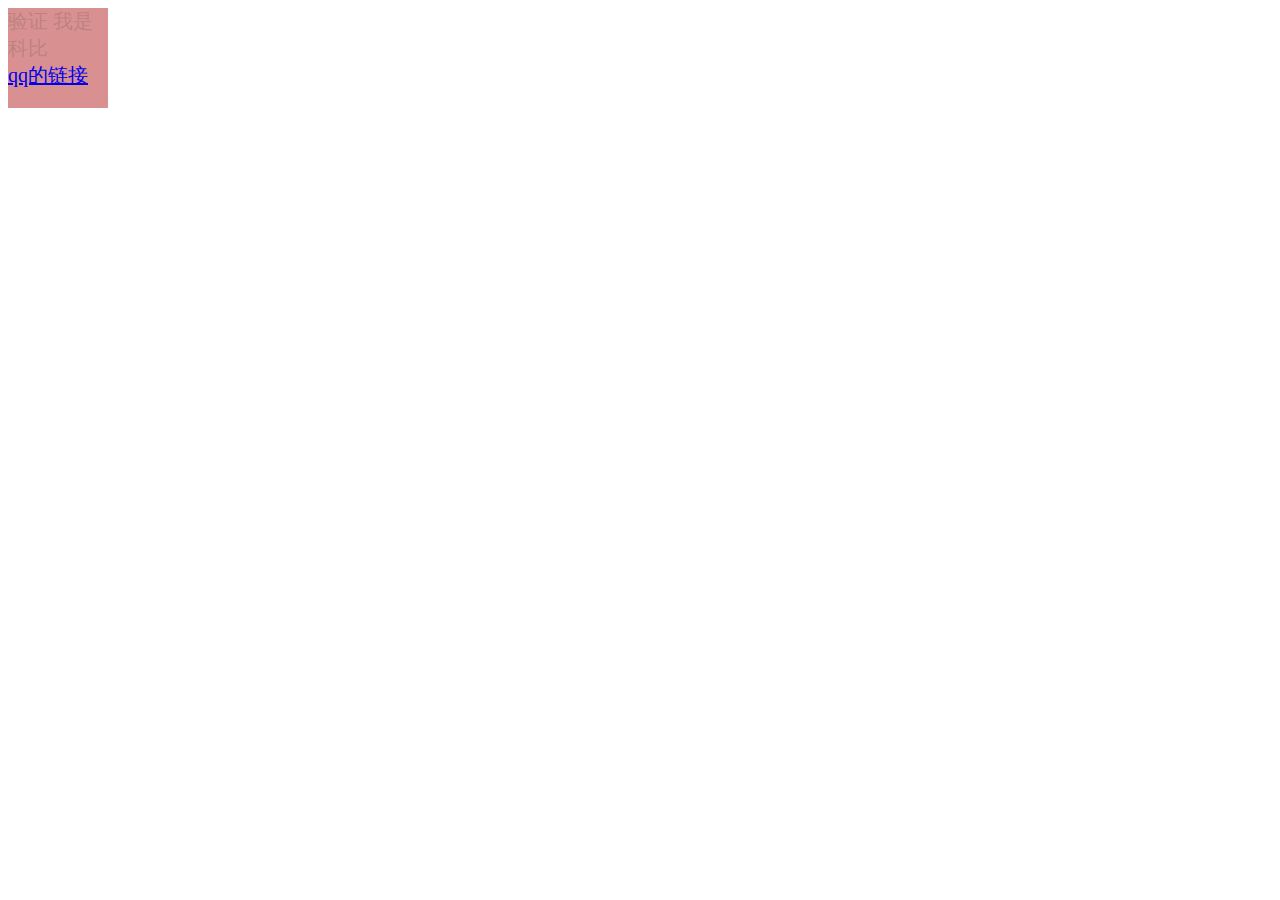
<file: base/sass/练习/index.html>
<!DOCTYPE html>
<html lang="en">

<head>
    <meta charset="UTF-8">
    <meta http-equiv="X-UA-Compatible" content="IE=edge">
    <meta name="viewport" content="width=device-width, initial-scale=1.0">
    <title>Document</title>
    <link rel="stylesheet" href="./css/01.css">
</head>

<body>
    <div class="box">
        验证
        <span>我是科比</span>
        <div class="wrap">
            <a href="http://www.qq.com">qq的链接</a>
        </div>
    </div>
</body>

</html>
</file>
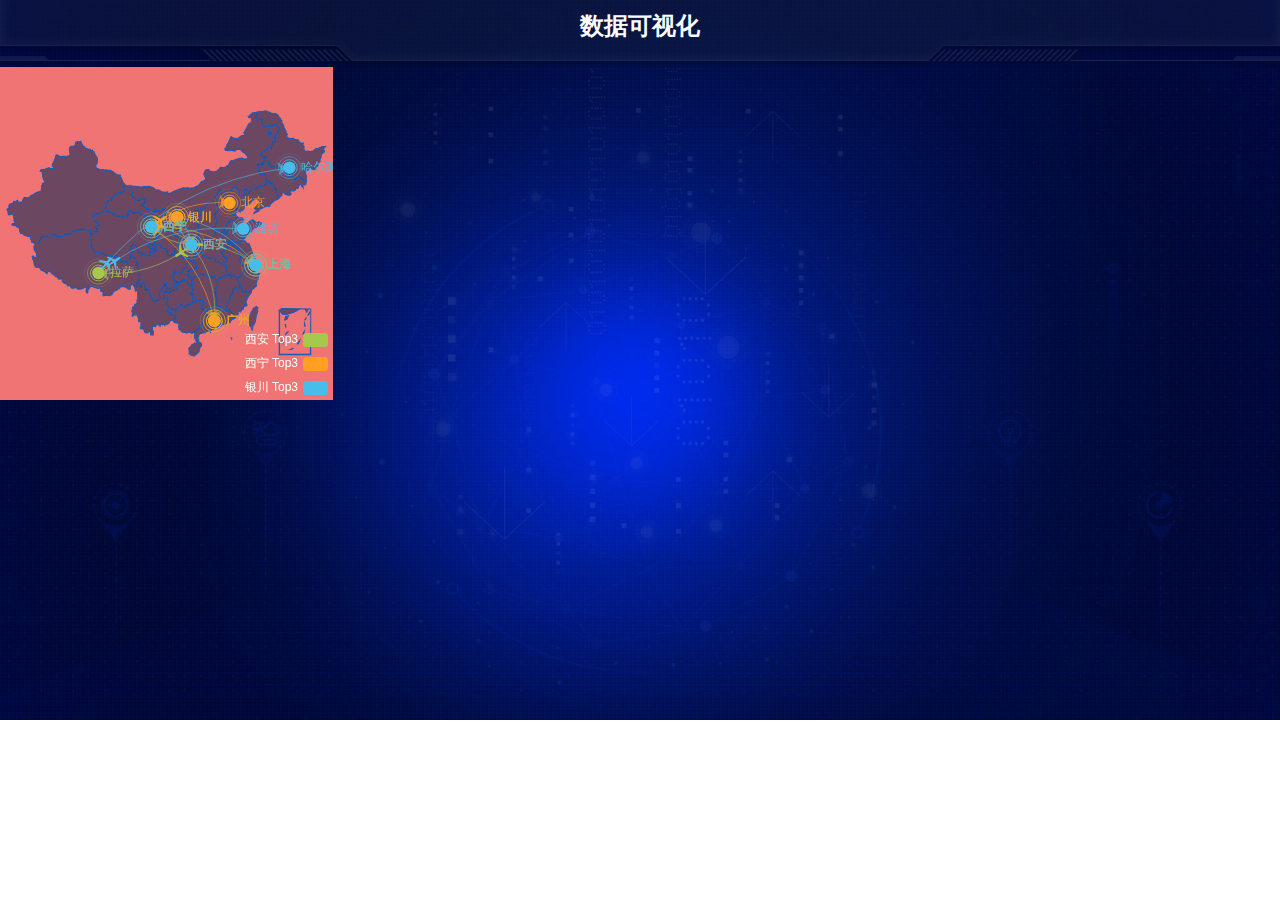
<file: advance/echarts/exercise/全国航线练习/index.html>
<!DOCTYPE html>
<html lang="en">

<head>
    <meta charset="UTF-8">
    <meta http-equiv="X-UA-Compatible" content="IE=edge">
    <meta name="viewport" content="width=device-width, initial-scale=1.0">
    <link rel="stylesheet" href="./css/style.min.css">
    <title>Document</title>
</head>

<body>
    <header>
        <h1>数据可视化</h1>
        <div class="time"></div>
        <script>
            var t = null;
            t = setTimeout(time, 1000); //開始运行
            function time() {
                clearTimeout(t); //清除定时器
                dt = new Date();
                var y = dt.getFullYear();
                var mt = dt.getMonth() + 1;
                var day = dt.getDate();
                var h = dt.getHours(); //获取时
                var m = dt.getMinutes(); //获取分
                var s = dt.getSeconds(); //获取秒
                document.querySelector(".time").innerHTML =
                    "当前时间：" +
                    y +
                    "年" +
                    mt +
                    "月" +
                    day +
                    "-" +
                    h +
                    "时" +
                    m +
                    "分" +
                    s +
                    "秒";
                t = setTimeout(time, 1000); //设定定时器，循环运行
            }
        </script>
    </header>
    <main id="main">
        jadsahuib
    </main>

    <script src="./js/flexible.js"></script>
    <script src="./js/echarts.min.js"></script>
    <script src="./js/china.js"></script>
    <script src="./js/index.js"></script>
</body>

</html>
</file>
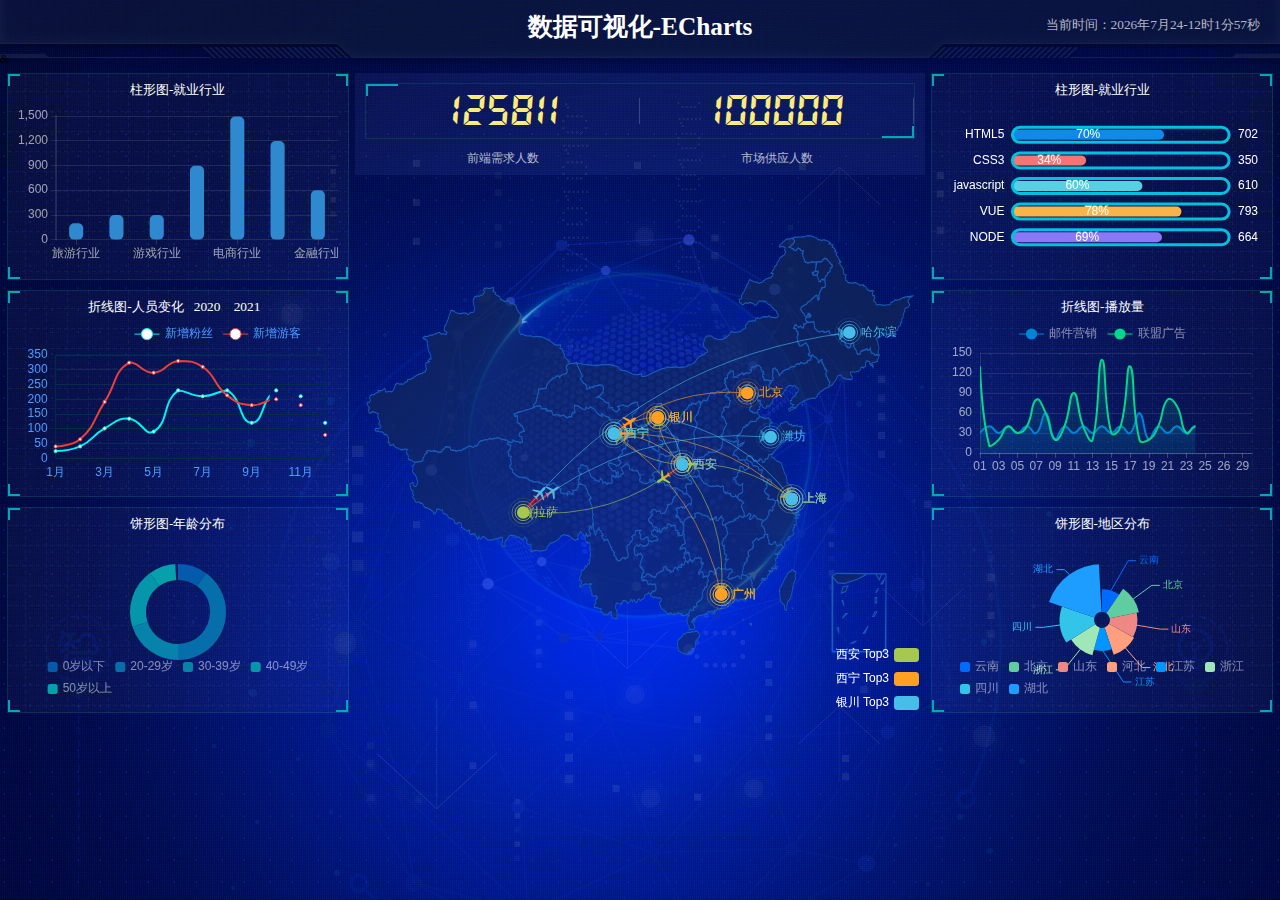
<file: advance/echarts/exercise/大屏练习/index.html>
<!DOCTYPE html>
<html lang="en">

<head>
    <meta charset="UTF-8" />
    <meta name="viewport" content="width=device-width, initial-scale=1.0" />
    <title>数据可视化</title>
    <link rel="stylesheet" href="css/index.css" />
</head>

<body>
    <!-- 头部的盒子 -->
    <header>
        <h1>数据可视化-ECharts</h1>
        <div class="showTime"></div>
        <script>
            var t = null;
            t = setTimeout(time, 1000); //開始运行
            function time() {
                clearTimeout(t); //清除定时器
                dt = new Date();
                var y = dt.getFullYear();
                var mt = dt.getMonth() + 1;
                var day = dt.getDate();
                var h = dt.getHours(); //获取时
                var m = dt.getMinutes(); //获取分
                var s = dt.getSeconds(); //获取秒
                document.querySelector(".showTime").innerHTML =
                    "当前时间：" +
                    y +
                    "年" +
                    mt +
                    "月" +
                    day +
                    "-" +
                    h +
                    "时" +
                    m +
                    "分" +
                    s +
                    "秒";
                t = setTimeout(time, 1000); //设定定时器，循环运行
            }
        </script>
        &
    </header>

    <!-- 页面主体部分 -->
    <section class="mainbox">
        <div class="column">
            <div class="panel bar">
                <h2>柱形图-就业行业</h2>
                <div class="chart"></div>
                <div class="panel-footer"></div>
            </div>
            <div class="panel line">
                <h2>
                    折线图-人员变化 <a href="javacript:;">2020</a
            ><a href="javascript:;">2021</a>
                </h2>
                <div class="chart">图表</div>
                <div class="panel-footer"></div>
            </div>
            <div class="panel pie">
                <h2>饼形图-年龄分布</h2>
                <div class="chart">图表</div>
                <div class="panel-footer"></div>
            </div>
        </div>
        <div class="column">
            <!-- no模块制作 -->
            <div class="no">
                <div class="no-hd">
                    <ul>
                        <li>125811</li>
                        <li>100000</li>
                    </ul>
                </div>
                <div class="no-bd">
                    <ul>
                        <li>前端需求人数</li>
                        <li>市场供应人数</li>
                    </ul>
                </div>
            </div>
            <!-- 地图模块 -->
            <div class="map">
                <div class="map1"></div>
                <div class="map2"></div>
                <div class="map3"></div>
                <div class="chart"></div>
            </div>
        </div>
        <div class="column">
            <div class="panel bar2">
                <h2>柱形图-就业行业</h2>
                <div class="chart">图表</div>
                <div class="panel-footer"></div>
            </div>
            <div class="panel line2">
                <h2>折线图-播放量</h2>
                <div class="chart">图表</div>
                <div class="panel-footer"></div>
            </div>
            <div class="panel pie2">
                <h2>饼形图-地区分布</h2>
                <div class="chart">图表</div>
                <div class="panel-footer"></div>
            </div>
        </div>
    </section>
    <script src="js/flexible.js"></script>
    <script src="js/echarts.min.js"></script>
    <!-- 先引入jquery -->
    <script src="js/jquery.js"></script>
    <!-- 必须先引入china.js 这个文件 因为中国地图需要 -->
    <script src="js/china.js"></script>
    <script src="js/index.js"></script>
</body>

</html>
</file>
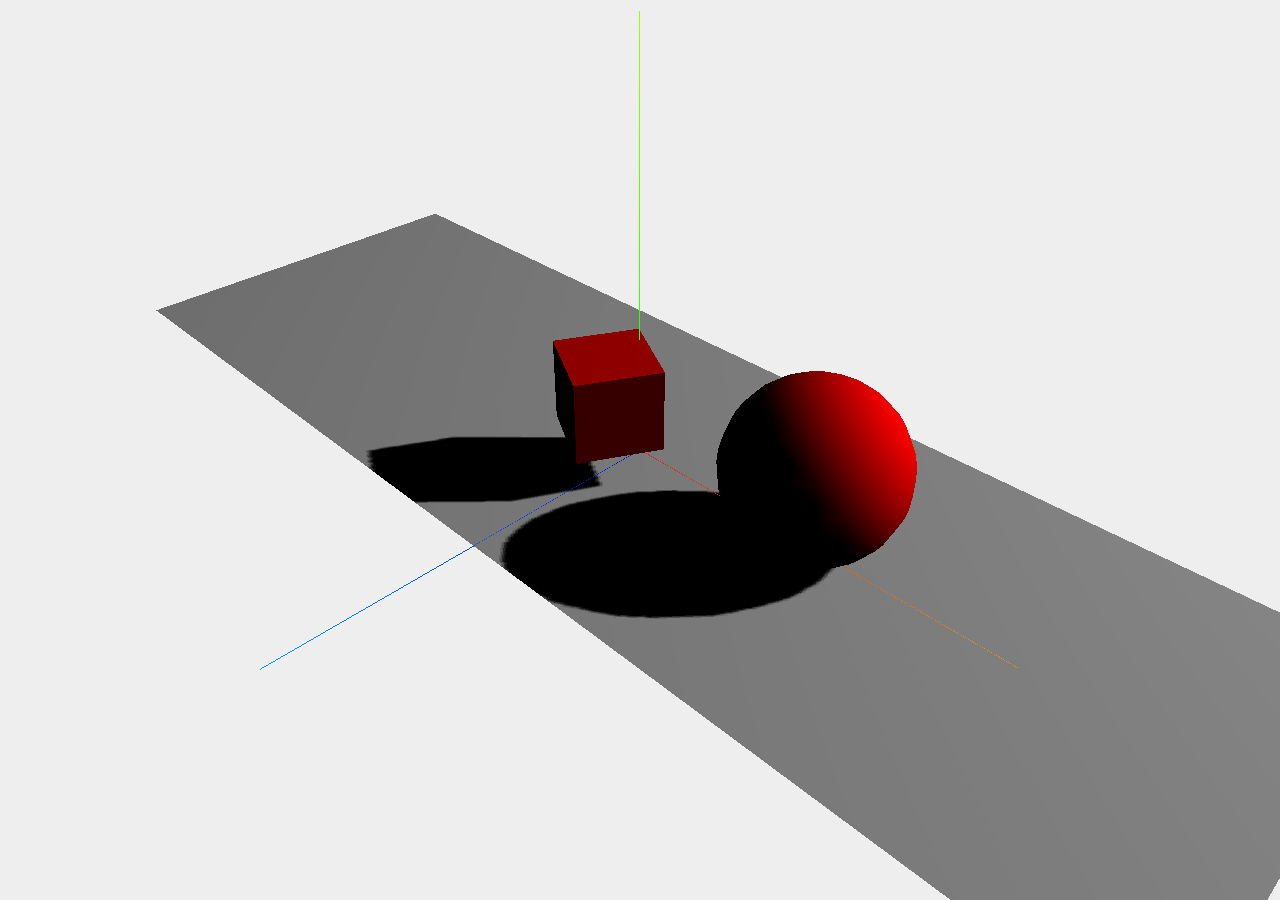
<file: advance/three/exercise/01_demo/index.html>
<!DOCTYPE html>
<html lang="en">

<head>
	<meta charset="UTF-8">
	<meta http-equiv="X-UA-Compatible" content="IE=edge">
	<meta name="viewport" content="width=device-width, initial-scale=1.0">
	<title>坐标轴 平面 聚光 阴影 立方体 球 控制器 动画</title>
	<script src="../libs/build/three.js"></script>
  <!-- 鼠标控制依赖控制器 -->
	<script src="../libs/js/controls/OrbitControls.js"></script>
	<style>
		body {
			margin: 0;
      padding: 0;
			overflow: hidden;
		}
	</style>
</head>

<body>
	<!-- 将在div里面输出画面 -->
	<div id="webgl-output"></div>

	<script>
		function init() {
			// 创建场景
			var scene = new THREE.Scene();
			// 设置摄像机   PerspectiveCamera透视投影，角度45°（此参数可看作人眼视角范围）
			var camera = new THREE.PerspectiveCamera(45, window.innerWidth / window.innerHeight, 0.1, 2000)
			// 创建渲染器
			var renderer = new THREE.WebGLRenderer();
			// 设置渲染器的初始颜色
			renderer.setClearColor(new THREE.Color(0xeeeeee));
			// 设置输出canvas画面的大小
			renderer.setSize(window.innerWidth, window.innerHeight)
			// 设置渲染物体阴影⭐不渲染的话阴影是出不来的
			renderer.shadowMapEnabled = true;

			// 创建三维坐标系
			var axes = new THREE.AxisHelper(20)//长度20,默认1
			// var axes = new THREE.AxesHelper(20)//新版本更改
			// 添加坐标系到场景中
			scene.add(axes);

			// 1、创建平面（地面）的几何体
			var planeGeometry = new THREE.PlaneGeometry(60, 20);
			// 2、给几何体添加材质（上色）
			// var planeMaterial = new THREE.MeshBasicMaterial({ color: 0xcccccc });
			var planeMaterial = new THREE.MeshStandardMaterial({ color: 0xcccccc });//新版本
			// 3、Mesh创建平面
			var plane = new THREE.Mesh(planeGeometry, planeMaterial)
			// 平面位置的设置（相对三维坐标轴原点(0,0,0)）
			plane.rotation.x = -0.5 * Math.PI;//沿x轴旋转角度   Math.PI = 3.14 = 180°
			plane.position.x = 0;//沿x轴方向移动距离
			plane.position.y = 0;
			plane.position.z = 0;
      // 对象是否渲染到阴影贴图当中
			plane.castShadow = true;
			// 平面需要接收阴影⭐
			plane.receiveShadow = true;
      //4、将平面添加到场景中
			scene.add(plane);

			// 立方体
			var cubeGeometry = new THREE.BoxGeometry(4, 4, 4);//长宽高
			var cubeMaterial = new THREE.MeshLambertMaterial({ color: 0xff0000 })
			var cube = new THREE.Mesh(cubeGeometry, cubeMaterial);
			cube.position.x = 0;
			cube.position.y = 4;
			cube.position.z = 2;
			cube.castShadow = true;
			scene.add(cube)

			// 球体
			var sphereGeometry = new THREE.SphereGeometry(4, 20, 20);//半径4
			var spherMaterial = new THREE.MeshLambertMaterial({ color: 0xff0000 })
			var sphere = new THREE.Mesh(sphereGeometry, spherMaterial)
			sphere.position.x = 10;
			sphere.position.y = 4;
			sphere.position.z = 0;
			sphere.castShadow = true;
			scene.add(sphere)


			// 聚光灯（光源）
			var spotLight = new THREE.SpotLight(0xFFFFFF);
			spotLight.position.set(130, 130, -130);//使用set方法设置长宽高
			spotLight.castShadow = true;
      //这四行设置阴影样式
			spotLight.angle = Math.PI / 20;//聚光灯扩散范围,最大90°
			spotLight.shadow.penumbra = 0.05//衰减光锥的百分比
			spotLight.shadow.mapSize.width = 1024;//宽高,越大阴影月深
			spotLight.shadow.mapSize.height = 1024;
			scene.add(spotLight)

			/**
       * 定位相机(眼睛的位置)，并且指向（朝向）场景中心
       * 默认xyz都是0,如果把z设为(例如)30,就只可以看到垂直的x和y轴,z轴指向屏幕外
      */
			camera.position.x = 30;
			camera.position.y = 30;
			camera.position.z = 30;
			camera.lookAt(scene.position)

			// 将渲染器renderer.domElement输出添加html元素中
			document.getElementById('webgl-output').appendChild(renderer.domElement);
      //执行渲染操作   指定场景、相机作为参数
			renderer.render(scene, camera)


			// 创建controls鼠标控制对象;
			var controls = new THREE.OrbitControls(camera, renderer.domElement)
			// 监听控制器的鼠标事件，执行渲染内容
			controls.addEventListener('change', () => {
				renderer.render(scene, camera)
			})


      // 执行动画加载（实时渲染）
      let T0 = new Date()
			function render() {
				let T1 = new Date()
				let t = T1 - T0;
				T0 = T1;
				renderer.render(scene, camera)
				// 每一毫秒渲染0.001弧度
				cube.rotateY(0.001 * t)//立方体围绕y轴旋转
				// cube.rotateX(0.001 * t)
				// cube.rotateZ(0.001 * t)
        //请求动画帧
				requestAnimationFrame(render)//这个函数就是让浏览器去执行一次参数中的函数
			}
      render()

		}
		window.onload = init
	</script>
</body>

</html>
</file>
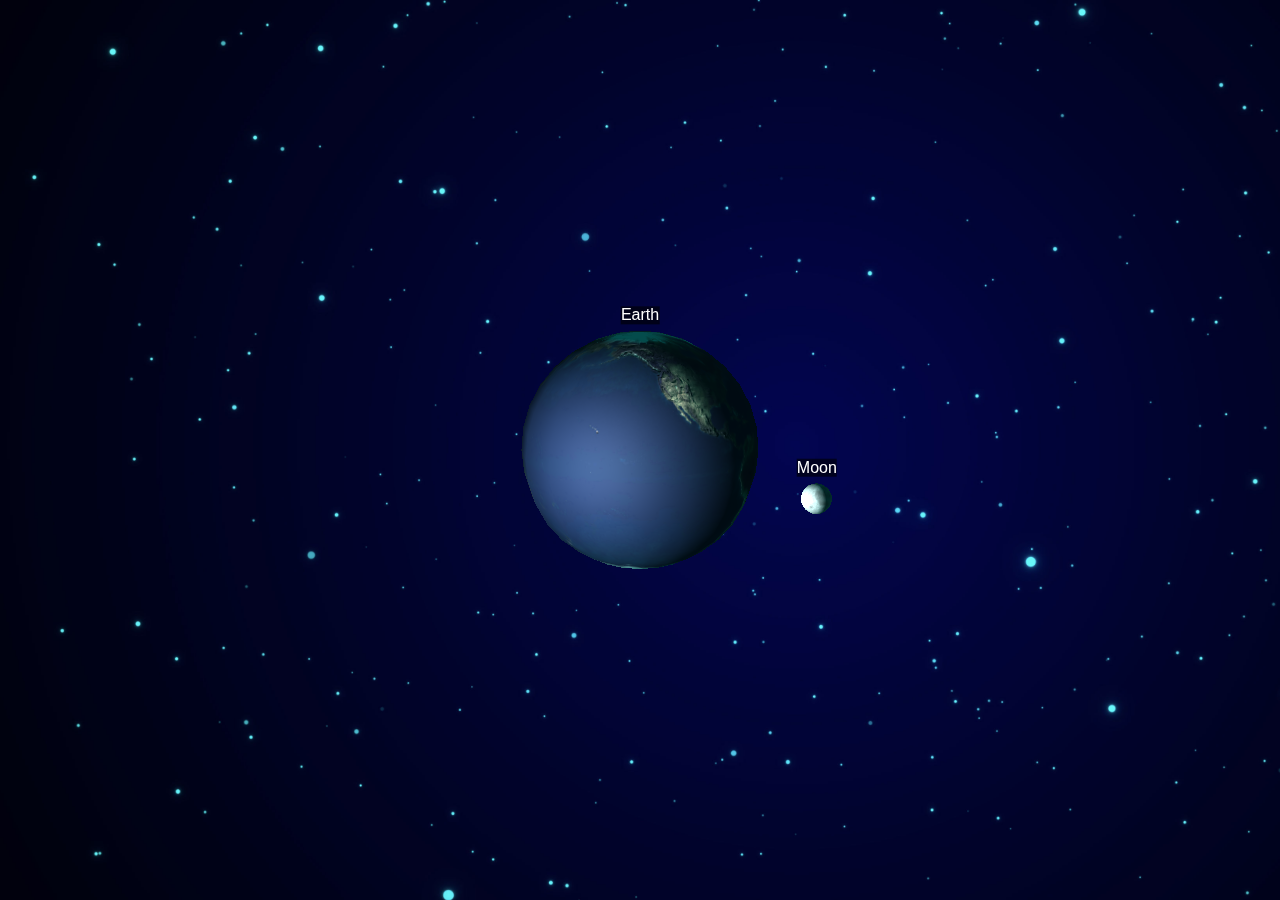
<file: advance/three/exercise/02_地月/index.html>
<!DOCTYPE html>
<html>
  <head>
    <meta charset="utf-8" />
    <meta
      name="viewport"
      content="width=device-width, user-scalable=no, minimum-scale=1.0, maximum-scale=1.0"
    />
    <title>three.js css2d - label</title>
    <style>
      * {
        margin: 0;
        padding: 0;
      }

      .label {
        color: #fff;
        font-family: sans-serif;
        padding: 0.010417rem;
        background: rgba(0, 0, 0, 0.6);
      }
      /* 渲染器背景 */
      canvas {
        background-image: url(imgs/starts.jpg);
        background-size: cover;
      }
    </style>
  </head>

  <body>
    <script type="module">
      import * as THREE from "../libs/build/three.module.js";

      import { OrbitControls } from "../libs/jsm/controls/OrbitControls.js";
      // 2D的render，可以在页面中渲染出一个div标签，地球月球名称就是渲染出来的，所以模型旋转的时候文字依然能够保持直立和水平
      import {
        CSS2DRenderer,
        CSS2DObject,
      } from "../libs/jsm/renderers/CSS2DRenderer.js";

      let camera, scene, renderer, labelRenderer;
      let moon, earth;

      // 时钟
      const clock = new THREE.Clock();
      // 实例化纹理加载器(球体表面纹理)
      const textureLoader = new THREE.TextureLoader();

      init();
      animate();
      function init() {
        // 地球和月球半径大小
        const EARTH_RADIUS = 2.5;
        const MOON_RADIUS = 0.27;

        camera = new THREE.PerspectiveCamera(
          45,
          window.innerWidth / window.innerHeight,
          0.1,
          200
        ); //相机
        camera.position.set(10, 5, 20);
        scene = new THREE.Scene(); //场景

        // 聚光灯光源
        const dirLight = new THREE.SpotLight(0xffffff);
        dirLight.position.set(0, 0, 10);
        dirLight.intensity = 2; //聚光灯亮度的强度
        dirLight.castShadow = true;
        scene.add(dirLight);

        // 添加环境光
        const aLight = new THREE.AmbientLight(0xfffff);
        aLight.intensity = 0.3;
        scene.add(aLight);

        // const axesHelper = new THREE.AxesHelper(5);
        // scene.add(axesHelper);

        //地球
        const earthGeometry = new THREE.SphereGeometry(EARTH_RADIUS, 16, 16);
        // MeshPhongMaterial一种用于具有镜面高光的光泽表面的材质。
        const earthMaterial = new THREE.MeshPhongMaterial({
          // 材质的高光颜色。默认值为0x111111（深灰色）的颜色Color。
          // specular: 0x333333,
          // 镜面反射光强度 默认值30
          shininess: 5,
          // 纹理贴图。默认为null。纹理贴图颜色由漫反射颜色.color调节。
          map: textureLoader.load("textures/planets/earth_atmos_2048.jpg"),
          // 镜面反射贴图值会影响镜面高光以及环境贴图对表面的影响程度。默认值为null。
          specularMap: textureLoader.load(
            "textures/planets/earth_specular_2048.jpg"
          ),
          // 用于创建法线贴图的纹理。RGB值会影响每个像素片段的曲面法线，并更改颜色照亮的方式。法线贴图不会改变曲面的实际形状，只会改变光照。
          normalMap: textureLoader.load(
            "textures/planets/earth_normal_2048.jpg"
          ),
          // 法线贴图对材质的影响程度
          normalScale: new THREE.Vector2(1, 1),
        });
        earth = new THREE.Mesh(earthGeometry, earthMaterial);
        earth.receiveShadow = true; //接收阴影
        earth.castShadow = true; //对象是否渲染到阴影贴图当中
        scene.add(earth);

        //月球
        const moonGeometry = new THREE.SphereGeometry(MOON_RADIUS, 16, 16);
        const moonMaterial = new THREE.MeshPhongMaterial({
          shininess: 5,
          map: textureLoader.load("textures/planets/moon_1024.jpg"),
        });
        moon = new THREE.Mesh(moonGeometry, moonMaterial);
        moon.castShadow = true;
        moon.receiveShadow = true;
        scene.add(moon);

        //地球标签
        const earthDiv = document.createElement("div");
        earthDiv.className = "label";
        earthDiv.textContent = "Earth";
        earthDiv.style.marginTop = "-1em";
        const earthLabel = new CSS2DObject(earthDiv);
        earthLabel.position.set(0, EARTH_RADIUS, 0);
        earth.add(earthLabel);

        //月球标签
        const moonDiv = document.createElement("div");
        moonDiv.className = "label";
        moonDiv.textContent = "Moon";
        moonDiv.style.marginTop = "-1em";
        const moonLabel = new CSS2DObject(moonDiv);
        moonLabel.position.set(0, MOON_RADIUS, 0);
        moon.add(moonLabel);

        //渲染器
        renderer = new THREE.WebGLRenderer({
          //是否可以设置背景色透明
          alpha: true,
        });
        // 设置像素
        renderer.setPixelRatio(window.devicePixelRatio);
        renderer.setSize(window.innerWidth, window.innerHeight);
        // 渲染阴影
        renderer.shadowMap.enabled = true;
        document.body.appendChild(renderer.domElement);

        //标签渲染器
        labelRenderer = new CSS2DRenderer();
        labelRenderer.setSize(window.innerWidth, window.innerHeight); //浏览器可视区域大小
        labelRenderer.domElement.style.position = "absolute";
        labelRenderer.domElement.style.top = "0rem";
        document.body.appendChild(labelRenderer.domElement);

        const controls = new OrbitControls(camera, labelRenderer.domElement); //labelRenderer的层级在renderer之上，需要控制labelRenderer
        controls.minDistance = 5;
        controls.maxDistance = 100;
        //是否启动控制器的阻尼（惯性）
        controls.enableDamping = true;

        window.addEventListener("resize", onWindowResize);
      }

      function onWindowResize() {
        //调整相机横纵比始终为
        camera.aspect = window.innerWidth / window.innerHeight;
        camera.updateProjectionMatrix(); //调整完之后更新相机
        renderer.setSize(window.innerWidth, window.innerHeight);
        labelRenderer.setSize(window.innerWidth, window.innerHeight);
      }

      function animate() {
        requestAnimationFrame(animate);
        const elapsed = clock.getElapsedTime(); //获取当前时间
        moon.position.set(Math.sin(elapsed) * 5, 0, Math.cos(elapsed) * 5);
        var axisY = new THREE.Vector3(0, 1, 0);
        // 围绕y周旋转，多少角度
        earth.rotateOnAxis(axisY, Math.PI / 128);
        // earth.rotateY(0.01)//也能旋转地球
        renderer.render(scene, camera);
        labelRenderer.render(scene, camera);
      }
    </script>
  </body>
</html>
</file>
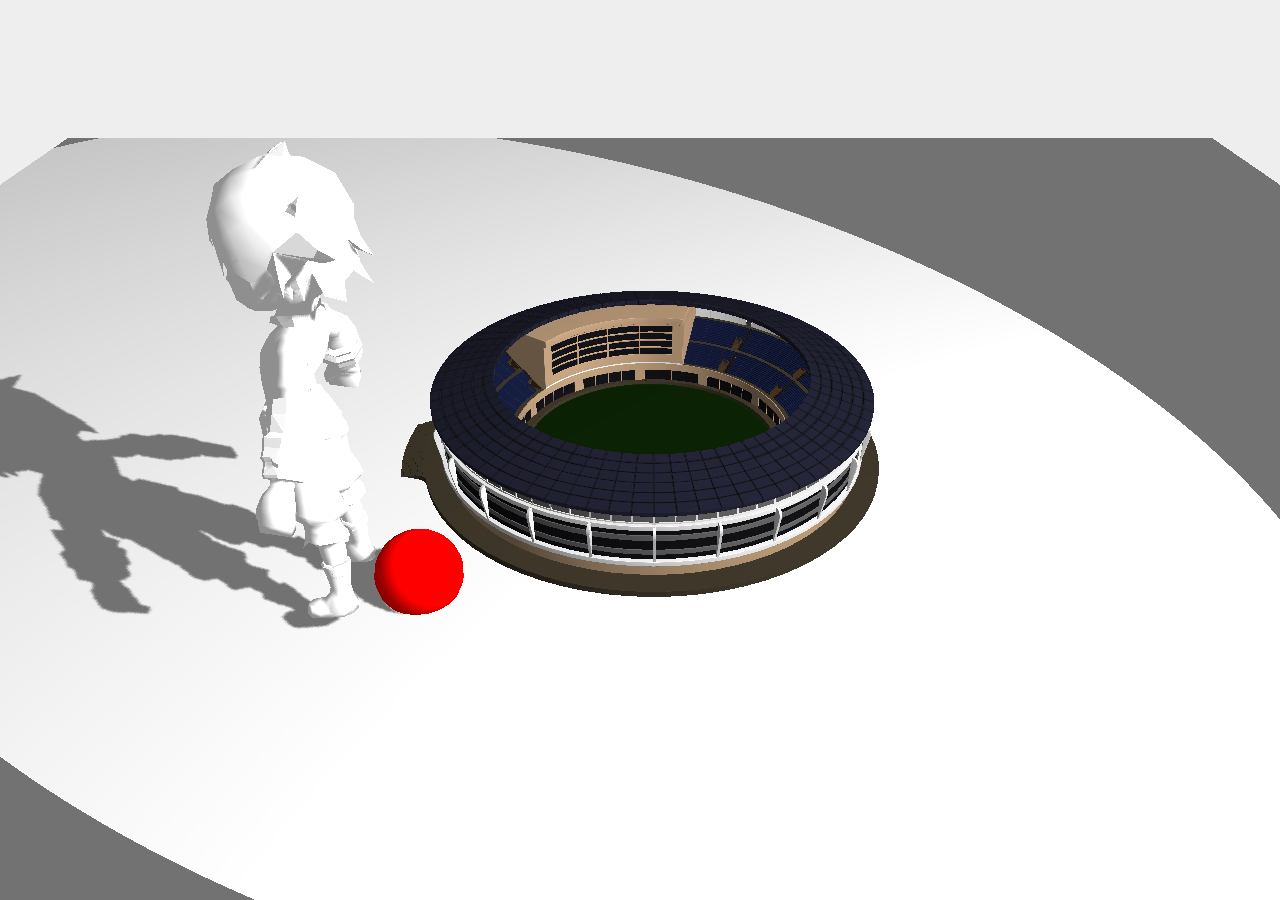
<file: advance/three/exercise/03_加载模型/index.html>
<!DOCTYPE html>
<html lang="en">
  <head>
    <meta charset="UTF-8" />
    <meta http-equiv="X-UA-Compatible" content="IE=edge" />
    <meta name="viewport" content="width=device-width, initial-scale=1.0" />
    <title>坐标轴 平面 聚光 阴影 立方体 球 控制器 动画</title>
    <script src="../libs/build/three.js"></script>
    <!-- 鼠标控制依赖控制器 -->
    <script src="../libs/js/controls/OrbitControls.js"></script>
    <!-- 引入obj模型加载库OBJLoader.js -->
    <script src="../libs/js/loaders/OBJLoader.js"></script>
    <!-- 引入obj模型材质加载库MTLLoader.js -->
    <script src="../libs/js/loaders/MTLLoader.js"></script>

    <script src="../libs/js/loaders/GLTFLoader.js"></script>
    <style>
      body {
        margin: 0;
        padding: 0;
        overflow: hidden;
      }
    </style>
  </head>

  <body>
    <!-- 将在div里面输出画面 -->
    <div id="webgl-output"></div>

    <script>
      function init() {
        // 创建场景
        var scene = new THREE.Scene();
        // 设置摄像机   PerspectiveCamera透视投影，角度45°（此参数可看作人眼视角范围）
        var camera = new THREE.PerspectiveCamera(
          45,
          window.innerWidth / window.innerHeight,
          0.1,
          2000
        );
        // 创建渲染器
        var renderer = new THREE.WebGLRenderer();
        // 设置渲染器的初始颜色
        renderer.setClearColor(new THREE.Color(0xeeeeee));
        // 设置输出canvas画面的大小
        renderer.setSize(window.innerWidth, window.innerHeight);
        // 设置渲染物体阴影⭐不渲染的话阴影是出不来的
        renderer.shadowMapEnabled = true;

        // 1、创建平面（地面）的几何体
        var planeGeometry = new THREE.PlaneGeometry(450, 450);
        // 2、给几何体添加材质（上色）
        // var planeMaterial = new THREE.MeshBasicMaterial({ color: 0xcccccc });
        var planeMaterial = new THREE.MeshStandardMaterial({ color: 0xcccccc }); //新版本
        // 3、Mesh创建平面
        var plane = new THREE.Mesh(planeGeometry, planeMaterial);
        // 平面位置的设置（相对三维坐标轴原点(0,0,0)）
        plane.rotation.x = -0.5 * Math.PI; //沿x轴旋转角度   Math.PI = 3.14 = 180°
        plane.position.x = 0; //沿x轴方向移动距离
        plane.position.y = 0;
        plane.position.z = 0;
        // 对象是否渲染到阴影贴图当中
        plane.castShadow = true;
        // 平面需要接收阴影⭐
        plane.receiveShadow = true;
        //4、将平面添加到场景中
        scene.add(plane);

        // 聚光灯（光源）
        var spotLight = new THREE.SpotLight(0xffffff);
        spotLight.position.set(210, 260, -210); //使用set方法设置长宽高
        spotLight.castShadow = true;
        //这四行设置阴影样式
        spotLight.angle = Math.PI / 10; //聚光灯扩散范围,最大90°
        spotLight.shadow.penumbra = 0.05; //衰减光锥的百分比
        spotLight.shadow.mapSize.width = 1024; //宽高,越大阴影月深
        spotLight.shadow.mapSize.height = 1024;
        scene.add(spotLight);
        // 添加环境光
        const aLight = new THREE.AmbientLight(0xeeeeee);
        aLight.intensity = 0.6;
        scene.add(aLight);

        // 球体
        var sphereGeometry = new THREE.SphereGeometry(8, 20, 20); //半径4
        var spherMaterial = new THREE.MeshLambertMaterial({ color: 0xff0000 });
        var sphere = new THREE.Mesh(sphereGeometry, spherMaterial);
        sphere.position.x = 47;
        sphere.position.y = 4;
        sphere.position.z = 40;
        sphere.castShadow = true;
        scene.add(sphere);

        //obj模型
        var OBJLoader = new THREE.OBJLoader(); //obj加载器
        OBJLoader.load("../3d/1111.obj", function (obj) {
          console.log(obj);
          obj.scale.set(0.2, 0.2, 0.2); //放大obj组对象
          obj.position.set(50, 0, 50);
          // 设置其中一个网格模型的颜色
          // obj.children[0].material.color.set(0xff0000);
          obj.children[0].castShadow = true;
          obj.children[0].receiveShadow = true;
          scene.add(obj); //返回的组对象插入场景中
        });

        //gltf模型
        var loader = new THREE.GLTFLoader();
        loader.load(
          // resource URL
          "../3d/Sports Stadium.glb",
          // called when the resource is loaded
          function (gltf) {
            const gltfScene = gltf.scene;
            gltfScene.scale.set(2, 2, 2);
            // gltfScene.position.set(20, 20, 20);
            scene.add(gltfScene);
            console.log(gltf);
            gltfScene.children[0].castShadow = true;
            gltfScene.children[0].receiveShadow = true;
            // gltf.animations; // Array<THREE.AnimationClip>
            // gltf.scene; // THREE.Scene
            // gltf.scenes; // Array<THREE.Scene>
            // gltf.cameras; // Array<THREE.Camera>
            // gltf.asset; // Object
          },
          // called while loading is progressing
          function (xhr) {
            console.log((xhr.loaded / xhr.total) * 100 + "% loaded");
          },
          // called when loading has errors
          function (error) {
            console.log("An error happened");
          }
        );

        /**
         * 定位相机(眼睛的位置)，并且指向（朝向）场景中心
         * 默认xyz都是0,如果把z设为(例如)30,就只可以看到垂直的x和y轴,z轴指向屏幕外
         */
        camera.position.x = 200;
        camera.position.y = 130;
        camera.position.z = 0;
        camera.lookAt(scene.position);

        // 将渲染器renderer.domElement输出添加html元素中
        document
          .getElementById("webgl-output")
          .appendChild(renderer.domElement);
        //执行渲染操作   指定场景、相机作为参数
        renderer.render(scene, camera);

        // 创建controls鼠标控制对象;
        var controls = new THREE.OrbitControls(camera, renderer.domElement);
        // 监听控制器的鼠标事件，执行渲染内容
        controls.addEventListener("change", () => {
          renderer.render(scene, camera);
        });

        // 执行动画加载（实时渲染）
        let T0 = new Date();
        function render() {
          let T1 = new Date();
          let t = T1 - T0;
          T0 = T1;
          renderer.render(scene, camera);
          //请求动画帧
          requestAnimationFrame(render); //这个函数就是让浏览器去执行一次参数中的函数
        }
        render();
        window.addEventListener("resize", () => {
          {
            //调整相机横纵比始终为
            camera.aspect = window.innerWidth / window.innerHeight;
            camera.updateProjectionMatrix(); //调整完之后更新相机
            renderer.setSize(window.innerWidth, window.innerHeight);
          }
        });
      }
      window.onload = init;
    </script>
  </body>
</html>
</file>
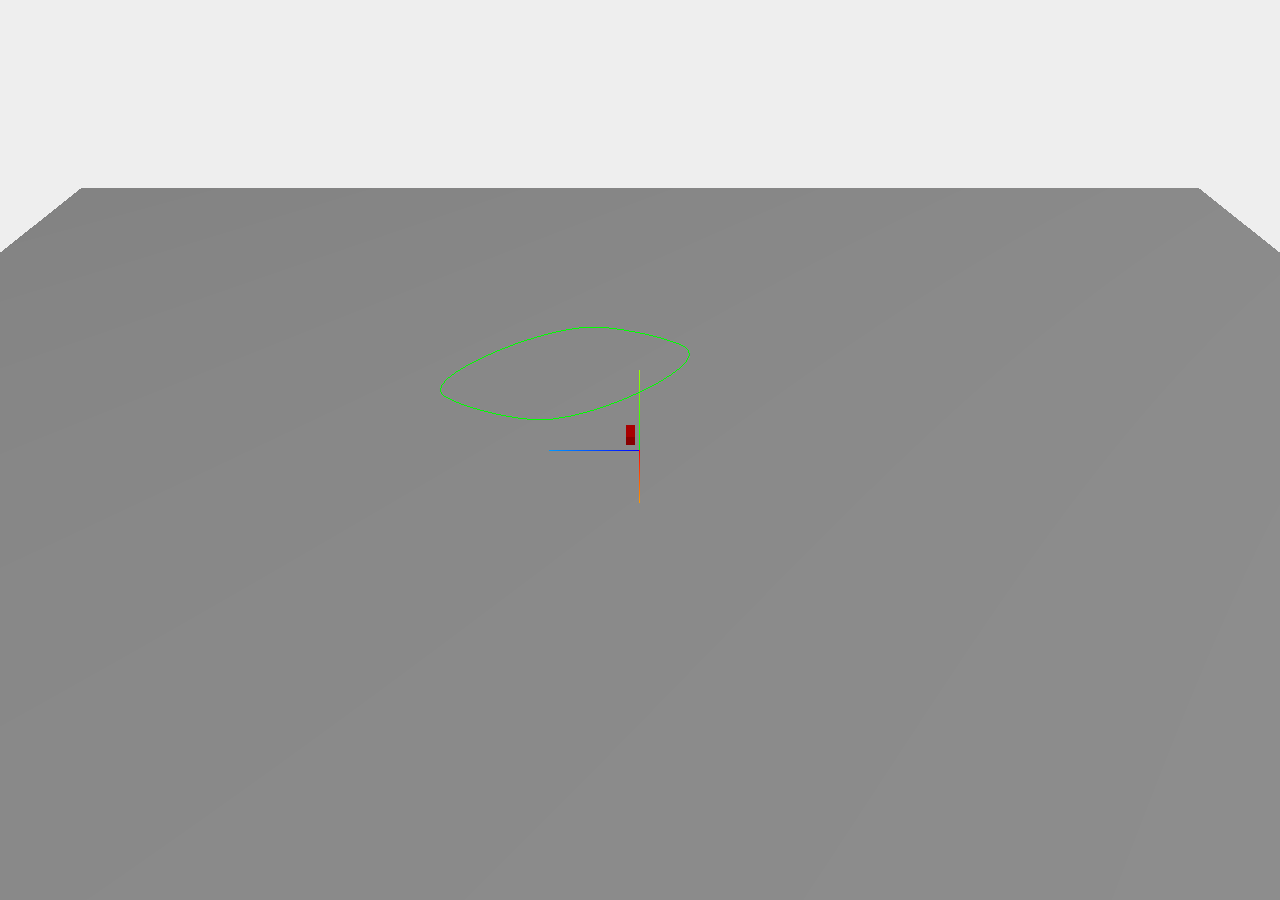
<file: advance/three/exercise/03_加载模型2 copy/index.html>
<!DOCTYPE html>
<html lang="en">
  <head>
    <meta charset="UTF-8" />
    <meta http-equiv="X-UA-Compatible" content="IE=edge" />
    <meta name="viewport" content="width=device-width, initial-scale=1.0" />
    <title>坐标轴 平面 聚光 阴影 立方体 球 控制器 动画</title>
    <script src="../libs/build/three.js"></script>
    <!-- 鼠标控制依赖控制器 -->
    <script src="../libs/js/controls/OrbitControls.js"></script>
    <!-- 引入obj模型加载库OBJLoader.js -->
    <script src="../libs/js/loaders/OBJLoader.js"></script>
    <!-- 引入obj模型材质加载库MTLLoader.js -->
    <script src="../libs/js/loaders/MTLLoader.js"></script>

    <script src="../libs/js/loaders/GLTFLoader.js"></script>
    <style>
      body {
        margin: 0;
        padding: 0;
        overflow: hidden;
      }
    </style>
  </head>

  <body>
    <!-- 将在div里面输出画面 -->
    <div id="webgl-output"></div>

    <script>
      async function init() {
        // 创建场景
        var scene = new THREE.Scene();
        // 设置摄像机   PerspectiveCamera透视投影，角度45°（此参数可看作人眼视角范围）
        var camera = new THREE.PerspectiveCamera(
          45,
          window.innerWidth / window.innerHeight,
          0.1,
          2000
        );
        // 创建渲染器
        var renderer = new THREE.WebGLRenderer();
        // 设置渲染器的初始颜色
        renderer.setClearColor(new THREE.Color(0xeeeeee));
        // 设置输出canvas画面的大小
        renderer.setSize(window.innerWidth, window.innerHeight);
        // 设置渲染物体阴影⭐不渲染的话阴影是出不来的
        renderer.shadowMapEnabled = true;

        // 1、创建平面（地面）的几何体
        var planeGeometry = new THREE.PlaneGeometry(450, 450);
        // 2、给几何体添加材质（上色）
        // var planeMaterial = new THREE.MeshBasicMaterial({ color: 0xcccccc });
        var planeMaterial = new THREE.MeshStandardMaterial({ color: 0xcccccc }); //新版本
        // 3、Mesh创建平面
        var plane = new THREE.Mesh(planeGeometry, planeMaterial);
        // 平面位置的设置（相对三维坐标轴原点(0,0,0)）
        plane.rotation.x = -0.5 * Math.PI; //沿x轴旋转角度   Math.PI = 3.14 = 180°
        plane.position.x = 0; //沿x轴方向移动距离
        plane.position.y = -20;
        plane.position.z = 0;
        // 对象是否渲染到阴影贴图当中
        plane.castShadow = true;
        // 平面需要接收阴影⭐
        plane.receiveShadow = true;
        //4、将平面添加到场景中
        scene.add(plane);

        // 聚光灯（光源）
        var spotLight = new THREE.SpotLight(0xffffff);
        spotLight.position.set(2100, 2600, -2100); //使用set方法设置长宽高
        spotLight.castShadow = true;
        //这四行设置阴影样式
        spotLight.angle = Math.PI / 10; //聚光灯扩散范围,最大90°
        spotLight.shadow.penumbra = 0.05; //衰减光锥的百分比
        spotLight.shadow.mapSize.width = 1024; //宽高,越大阴影月深
        spotLight.shadow.mapSize.height = 1024;
        scene.add(spotLight);
        // 添加环境光
        const aLight = new THREE.AmbientLight(0xeeeeee);
        aLight.intensity = 0.6;
        // scene.add(aLight)

        //长方体
        var cubeGeometry = new THREE.BoxGeometry(5, 2, 2); //长宽高
        var cubeMaterial = new THREE.MeshLambertMaterial({ color: 0xff0000 });
        var cube = new THREE.Mesh(cubeGeometry, cubeMaterial);
        cube.position.x = 0;
        cube.position.y = 4;
        cube.position.z = 2;
        // cube.rotateX( Math.PI );
        cube.castShadow = true;
        console.log("cube", cube);
        scene.add(cube);

   			// 创建三维坐标系
        //  var axes = new THREE.AxisHelper(20)//长度20,默认1
			var axes = new THREE.AxesHelper(20)//新版本更改
			// 添加坐标系到场景中
			scene.add(axes);

 

        // 点
        const initialPoints = [
          { x: 20, y: 20, z: 20 },
          { x: 10, y: 20, z: 40 },
          { x: -20, y: 20, z: 10 },
          { x: -10, y: 20, z: -10 },
        ];

        const addCube = (pos) => {
          const geometry = new THREE.BoxBufferGeometry(0.005, 0.005, 0.005);
          const material = new THREE.MeshBasicMaterial(0xffffff);
          const cube = new THREE.Mesh(geometry, material);
          cube.position.copy(pos);
          scene.add(cube);
          return cube;
        };

        const cubeList = initialPoints.map((pos) => {
          return addCube(pos);
        });
        // 曲线
        console.log(cubeList);
        const curve = new THREE.CatmullRomCurve3(
          cubeList.map((cube) => cube.position) // 直接绑定方块的position以便后续用方块调整曲线
        );
        curve.curveType = "chordal"; // 曲线类型
        curve.closed = true; // 曲线是否闭合

        const points = curve.getPoints(50); // 50等分获取曲线点数组
        const line = new THREE.LineLoop(
          new THREE.BufferGeometry().setFromPoints(points),
          new THREE.LineBasicMaterial({ color: 0x00ff00 })
        ); // 绘制实体线条，仅用于示意曲线，后面的向量线条同理，相关代码就省略了

        scene.add(line);

        function changePosition(t, mesh) {
          const position = curve.getPointAt(t); // t: 当前点在线条上的位置百分比，后面计算
          mesh.position.copy(position);
        }
        function changeLookAt(t, mesh) {
          const tangent = curve.getTangentAt(t);
          const position = curve.getPointAt(t);
          const lookAtVec = tangent.add(position); // 位置向量和切线向量相加即为所需朝向的点向量
          // console.log(lookAtVec);
          mesh.lookAt(lookAtVec);
        }
        let carMesh
        let gltf= await loadGLTF('../redCar/HSQC.gltf')
        console.log('cube',cube);
        carMesh=gltf.scene.children[0]
        // console.log('carMesh',gltf.scene.children[0].children[0]);
        console.log('carMesh',carMesh);
        carMesh.position.x=0
        carMesh.position.y=4
        carMesh.position.z=2
        carMesh.castShadow=true
        scene.add(carMesh)
        // let carObj = await loadOBJ('../redCar/HSQC.mtl','../redCar/HSQC.obj')
        // carObj.scale.set(10,10,10)
        // carObj.position.set(0,0,0)
        // carMesh=carObj
        // scene.add(carMesh)
        // console.log('carObj',carObj);



        const loopTime = 10 * 1000; // loopTime: 循环一圈的时间

        // 在渲染函数中获取当前时间
        const render = () => {
          let time = Date.now();
          let t = (time % loopTime) / loopTime; // 计算当前时间进度百分比
          changePosition(t, carMesh);
          changeLookAt(t, carMesh);

          requestAnimationFrame(render);
          renderer.render(scene, camera);
        };
        requestAnimationFrame(render);


        /**
         * 定位相机(眼睛的位置)，并且指向（朝向）场景中心
         * 默认xyz都是0,如果把z设为(例如)30,就只可以看到垂直的x和y轴,z轴指向屏幕外
         */
        camera.position.x = 200;
        camera.position.y = 130;
        camera.position.z = 0;
        camera.lookAt(scene.position);

        // 将渲染器renderer.domElement输出添加html元素中
        document
          .getElementById("webgl-output")
          .appendChild(renderer.domElement);
        //执行渲染操作   指定场景、相机作为参数
        renderer.render(scene, camera);

        // 创建controls鼠标控制对象;
        var controls = new THREE.OrbitControls(camera, renderer.domElement);
        // 监听控制器的鼠标事件，执行渲染内容
        controls.addEventListener("change", () => {
          renderer.render(scene, camera);
        });

        // 执行动画加载（实时渲染）
        // let T0 = new Date()
        // function render() {
        //   let T1 = new Date()
        //   let t = T1 - T0
        //   T0 = T1
        //   renderer.render(scene, camera)
        //   //请求动画帧
        //   requestAnimationFrame(render) //这个函数就是让浏览器去执行一次参数中的函数
        // }
        // render()
        window.addEventListener("resize", () => {
          {
            //调整相机横纵比始终为
            camera.aspect = window.innerWidth / window.innerHeight;
            camera.updateProjectionMatrix(); //调整完之后更新相机
            renderer.setSize(window.innerWidth, window.innerHeight);
          }
        });
      }
      window.onload = init;
      function loadGLTF(url){
        return new Promise((resolve,reject)=>{
          const loader=new THREE.GLTFLoader()
          loader.load(url,(gltf)=>{
            resolve(gltf)
          }, ( xhr )=> {
            console.log( ( xhr.loaded / xhr.total * 100 ) + '% loaded' );
          },( error )=> {
            reject(error)
          })
        })
      }
      function loadOBJ(mtlUrl,objUrl){
        return new Promise((resolve,reject)=>{
          var OBJLoader = new THREE.OBJLoader();//obj加载器
          var MTLLoader = new THREE.MTLLoader();//材质文件加载器
          MTLLoader.load(mtlUrl, function(materials) {
            // 返回一个包含材质的对象MaterialCreator
            // console.log(materials);
            //obj的模型会和MaterialCreator包含的材质对应起来
            OBJLoader.setMaterials(materials);
            OBJLoader.load(objUrl, function(obj) {
              resolve(obj)
              // console.log(obj);
              // obj.scale.set(10, 10, 10); //放大obj组对象
              // scene.add(obj);//返回的组对象插入场景中
            })
          })
        })
      }
    </script>
  </body>
</html>
</file>
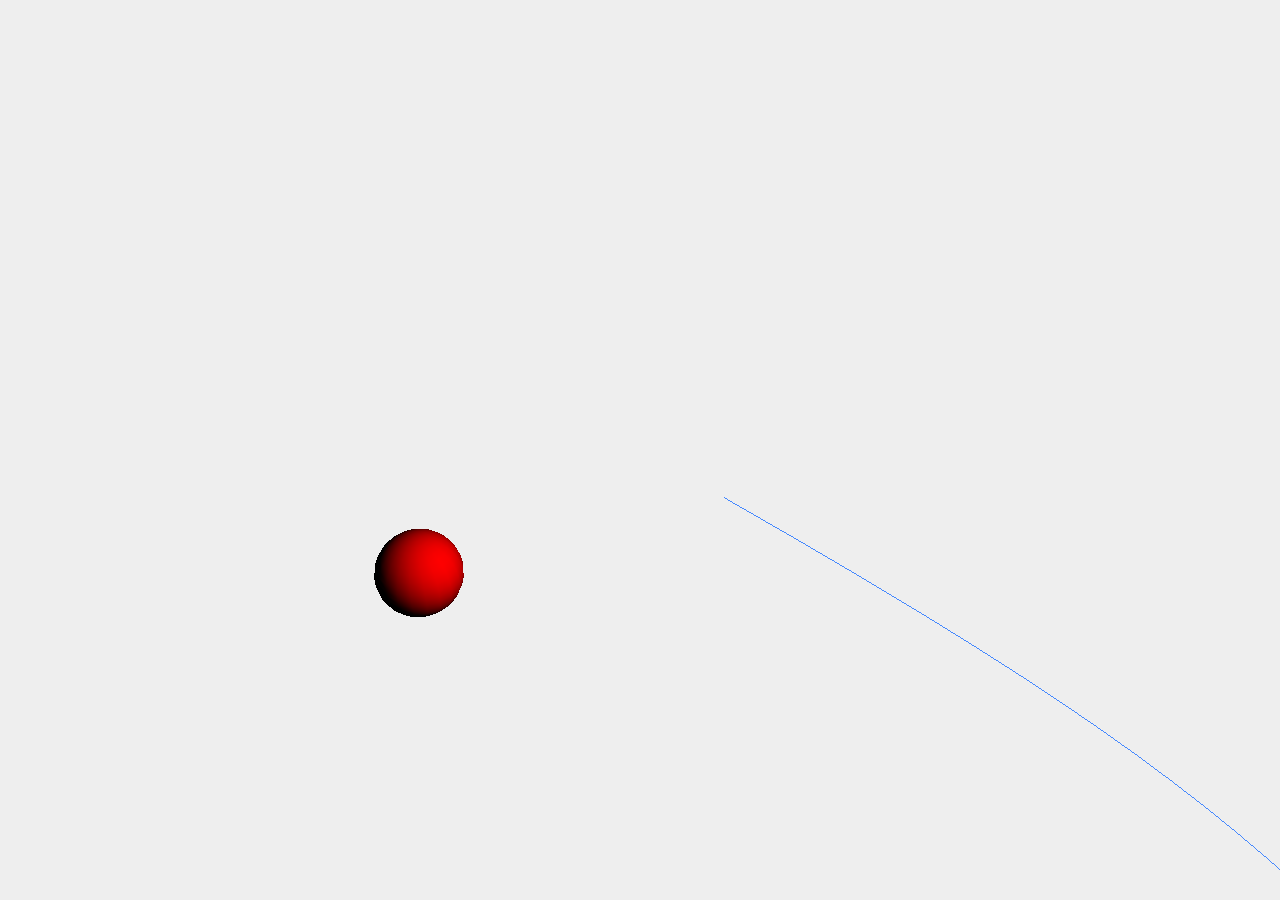
<file: advance/three/exercise/03_加载模型2/index.html>
<!DOCTYPE html>
<html lang="en">
  <head>
    <meta charset="UTF-8" />
    <meta http-equiv="X-UA-Compatible" content="IE=edge" />
    <meta name="viewport" content="width=device-width, initial-scale=1.0" />
    <title>坐标轴 平面 聚光 阴影 立方体 球 控制器 动画</title>
    <script src="../libs/build/three.js"></script>
    <!-- 鼠标控制依赖控制器 -->
    <script src="../libs/js/controls/OrbitControls.js"></script>
    <!-- 引入obj模型加载库OBJLoader.js -->
    <script src="../libs/js/loaders/OBJLoader.js"></script>
    <!-- 引入obj模型材质加载库MTLLoader.js -->
    <script src="../libs/js/loaders/MTLLoader.js"></script>

    <script src="../libs/js/loaders/GLTFLoader.js"></script>
    <style>
      body {
        margin: 0;
        padding: 0;
        overflow: hidden;
      }
    </style>
  </head>

  <body>
    <!-- 将在div里面输出画面 -->
    <div id="webgl-output"></div>

    <script>
      function init() {
        // 创建场景
        var scene = new THREE.Scene()
        // 设置摄像机   PerspectiveCamera透视投影，角度45°（此参数可看作人眼视角范围）
        var camera = new THREE.PerspectiveCamera(
          45,
          window.innerWidth / window.innerHeight,
          0.1,
          2000
        )
        // 创建渲染器
        var renderer = new THREE.WebGLRenderer()
        // 设置渲染器的初始颜色
        renderer.setClearColor(new THREE.Color(0xeeeeee))
        // 设置输出canvas画面的大小
        renderer.setSize(window.innerWidth, window.innerHeight)
        // 设置渲染物体阴影⭐不渲染的话阴影是出不来的
        renderer.shadowMapEnabled = true

        // 1、创建平面（地面）的几何体
        var planeGeometry = new THREE.PlaneGeometry(450, 450)
        // 2、给几何体添加材质（上色）
        // var planeMaterial = new THREE.MeshBasicMaterial({ color: 0xcccccc });
        var planeMaterial = new THREE.MeshStandardMaterial({ color: 0xcccccc }) //新版本
        // 3、Mesh创建平面
        var plane = new THREE.Mesh(planeGeometry, planeMaterial)
        // 平面位置的设置（相对三维坐标轴原点(0,0,0)）
        plane.rotation.x = -0.5 * Math.PI //沿x轴旋转角度   Math.PI = 3.14 = 180°
        plane.position.x = 0 //沿x轴方向移动距离
        plane.position.y = 0
        plane.position.z = 0
        // 对象是否渲染到阴影贴图当中
        plane.castShadow = true
        // 平面需要接收阴影⭐
        plane.receiveShadow = true
        //4、将平面添加到场景中
        // scene.add(plane)

        // 聚光灯（光源）
        var spotLight = new THREE.SpotLight(0xffffff)
        spotLight.position.set(210, 260, -210) //使用set方法设置长宽高
        spotLight.castShadow = true
        //这四行设置阴影样式
        spotLight.angle = Math.PI / 10 //聚光灯扩散范围,最大90°
        spotLight.shadow.penumbra = 0.05 //衰减光锥的百分比
        spotLight.shadow.mapSize.width = 1024 //宽高,越大阴影月深
        spotLight.shadow.mapSize.height = 1024
        scene.add(spotLight)
        // 添加环境光
        const aLight = new THREE.AmbientLight(0xeeeeee)
        aLight.intensity = 0.6
        // scene.add(aLight)

        // 球体
        var sphereGeometry = new THREE.SphereGeometry(8, 20, 20) //半径4
        var spherMaterial = new THREE.MeshLambertMaterial({ color: 0xff0000 })
        var sphere = new THREE.Mesh(sphereGeometry, spherMaterial)
        sphere.position.x = 47
        sphere.position.y = 4
        sphere.position.z = 40
        sphere.castShadow = true
        scene.add(sphere)

        //obj模型
        // var OBJLoader = new THREE.OBJLoader(); //obj加载器
        // OBJLoader.load("../3d/1111.obj", function (obj) {
        //   console.log(obj);
        //   obj.scale.set(0.2, 0.2, 0.2); //放大obj组对象
        //   obj.position.set(50, 0, 50);
        //   // 设置其中一个网格模型的颜色
        //   // obj.children[0].material.color.set(0xff0000);
        //   obj.children[0].castShadow = true;
        //   obj.children[0].receiveShadow = true;
        //   scene.add(obj); //返回的组对象插入场景中
        // });

        // var OBJLoader = new THREE.OBJLoader() //obj加载器
        // var MTLLoader = new THREE.MTLLoader() //材质文件加载器
        // MTLLoader.load("../3d/JIANZHU.mtl", function (materials) {
        //   // 返回一个包含材质的对象MaterialCreator
        //   console.log(materials)
        //   //obj的模型会和MaterialCreator包含的材质对应起来
        //   OBJLoader.setMaterials(materials)
        //   OBJLoader.load("../3d/JIANZHU.obj", function (obj) {
        //     console.log(obj)
        //     // obj.scale.set(10, 10, 10) //放大obj组对象
        //     scene.add(obj) //返回的组对象插入场景中
        //   })
        // })

        // 通过类CatmullRomCurve3创建一个3D样条曲线
        var curve = new THREE.CatmullRomCurve3([
          new THREE.Vector3(-10, -20, -20),
          new THREE.Vector3(10, 0, 0),
          new THREE.Vector3(8, 5, 5),
          new THREE.Vector3(-5, 0, 20),
        ])
        // 样条曲线均匀分割100分，返回51个顶点坐标
        var points = curve.getPoints(100)
        const Points = []
        const PointsV3 = []
        const point = new THREE.Vector3()
        const direction = new THREE.Vector3()
        points.forEach((e) => {
          direction.x = e.x
          direction.y = e.y
          direction.z = e.z
          direction.normalize().multiplyScalar(30)

          point.add(direction)
          PointsV3.push(point.clone())
          Points.push(point.x, point.y, point.z)
        })
        console.log("points", points) //控制台查看返回的顶点坐标
        var lineGeometry = new THREE.BufferGeometry()
        lineGeometry.addAttribute(
          "position",
          new THREE.Float32BufferAttribute(Points, 3)
        )
        // 把从曲线轨迹上获得的顶点坐标赋值给几何体
        // lineGeometry.vertices = points
        var material = new THREE.LineBasicMaterial({
          color: 0x4488ff,
        })
        var line = new THREE.Line(lineGeometry, material)
        scene.add(line)

        // 创建一个模型，用于沿着三维曲线运动
        var box = new THREE.BoxGeometry(5, 5, 5)
        var material = new THREE.MeshLambertMaterial({
          color: 0x0000ff,
        }) //材质对象
        var runMesh = new THREE.Mesh(box, material)
        runMesh.position.set(PointsV3[0].x, PointsV3[0].y, PointsV3[0].z)
        scene.add(runMesh)

        // let index=0
        // let tweenpos=null
        // let tween=null
        //         function tweenComplete(){
        //           if(index+1<PointsV3.length){
        //             index++
        //         tweenpos=runMesh.position.clone().add(PointsV3[index+1].clone().sub(PointsV3[index]))
        // tween=new THREE.Tween(runMesh.position.clone()).to(tweenpos,3000)
        // .easing(TWEEN.Easing.Quadratic.InOut).delay(1000)
        // .onUpdate(function(){runMesh.position.set(this.x,this.y,thix.z)}).onComplete(tweenComplete).start()
        //           }
        //         }

        var clock = new THREE.Clock();//声明一个时钟对象
        var mixer = new THREE.AnimationMixer(runMesh);
        function animate() {
          PointsV3.forEach((e) => {
            runMesh.position.set(e.x, e.y, e.z)
          })
          renderer.render(scene, camera)
          requestAnimationFrame(render)
          // 更新帧动画的时间
          mixer.update(clock.getDelta())
        }
        animate()

        // // 声明一个数组用于存储时间序列
        // let arr = []
        // for (let i = 0; i < 101; i++) {
        //   arr.push(i)
        // }
        // // 生成一个时间序列
        // var times = new Float32Array(arr);

        // var posArr = []
        // points.forEach(elem => {
        //   posArr.push(elem.x, elem.y, elem.z)
        // });
        // // 创建一个和时间序列相对应的位置坐标系列
        // var values = new Float32Array(posArr);
        // // 创建一个帧动画的关键帧数据，曲线上的位置序列对应一个时间序列
        // var posTrack = new THREE.KeyframeTrack('.position', times, values);
        // let duration = 101;
        // let clip = new THREE.AnimationClip("default", duration, [posTrack]);
        // var mixer = new THREE.AnimationMixer(runMesh);
        // let AnimationAction = mixer.clipAction(clip);
        // AnimationAction.timeScale = 20;
        // AnimationAction.play();

        // var clock = new THREE.Clock();//声明一个时钟对象
        // function animate() {
        //   renderer.render(scene, camera);
        //   requestAnimationFrame(render);
        //   // 更新帧动画的时间
        //   mixer.update(clock.getDelta());
        // }
        // animate();

        /**
         * 定位相机(眼睛的位置)，并且指向（朝向）场景中心
         * 默认xyz都是0,如果把z设为(例如)30,就只可以看到垂直的x和y轴,z轴指向屏幕外
         */
        camera.position.x = 200
        camera.position.y = 130
        camera.position.z = 0
        camera.lookAt(scene.position)

        // 将渲染器renderer.domElement输出添加html元素中
        document.getElementById("webgl-output").appendChild(renderer.domElement)
        //执行渲染操作   指定场景、相机作为参数
        renderer.render(scene, camera)

        // 创建controls鼠标控制对象;
        var controls = new THREE.OrbitControls(camera, renderer.domElement)
        // 监听控制器的鼠标事件，执行渲染内容
        controls.addEventListener("change", () => {
          renderer.render(scene, camera)
        })

        // 执行动画加载（实时渲染）
        let T0 = new Date()
        function render() {
          let T1 = new Date()
          let t = T1 - T0
          T0 = T1
          renderer.render(scene, camera)
          //请求动画帧
          requestAnimationFrame(render) //这个函数就是让浏览器去执行一次参数中的函数
        }
        render()
        window.addEventListener("resize", () => {
          {
            //调整相机横纵比始终为
            camera.aspect = window.innerWidth / window.innerHeight
            camera.updateProjectionMatrix() //调整完之后更新相机
            renderer.setSize(window.innerWidth, window.innerHeight)
          }
        })
      }
      window.onload = init
    </script>
  </body>
</html>
</file>
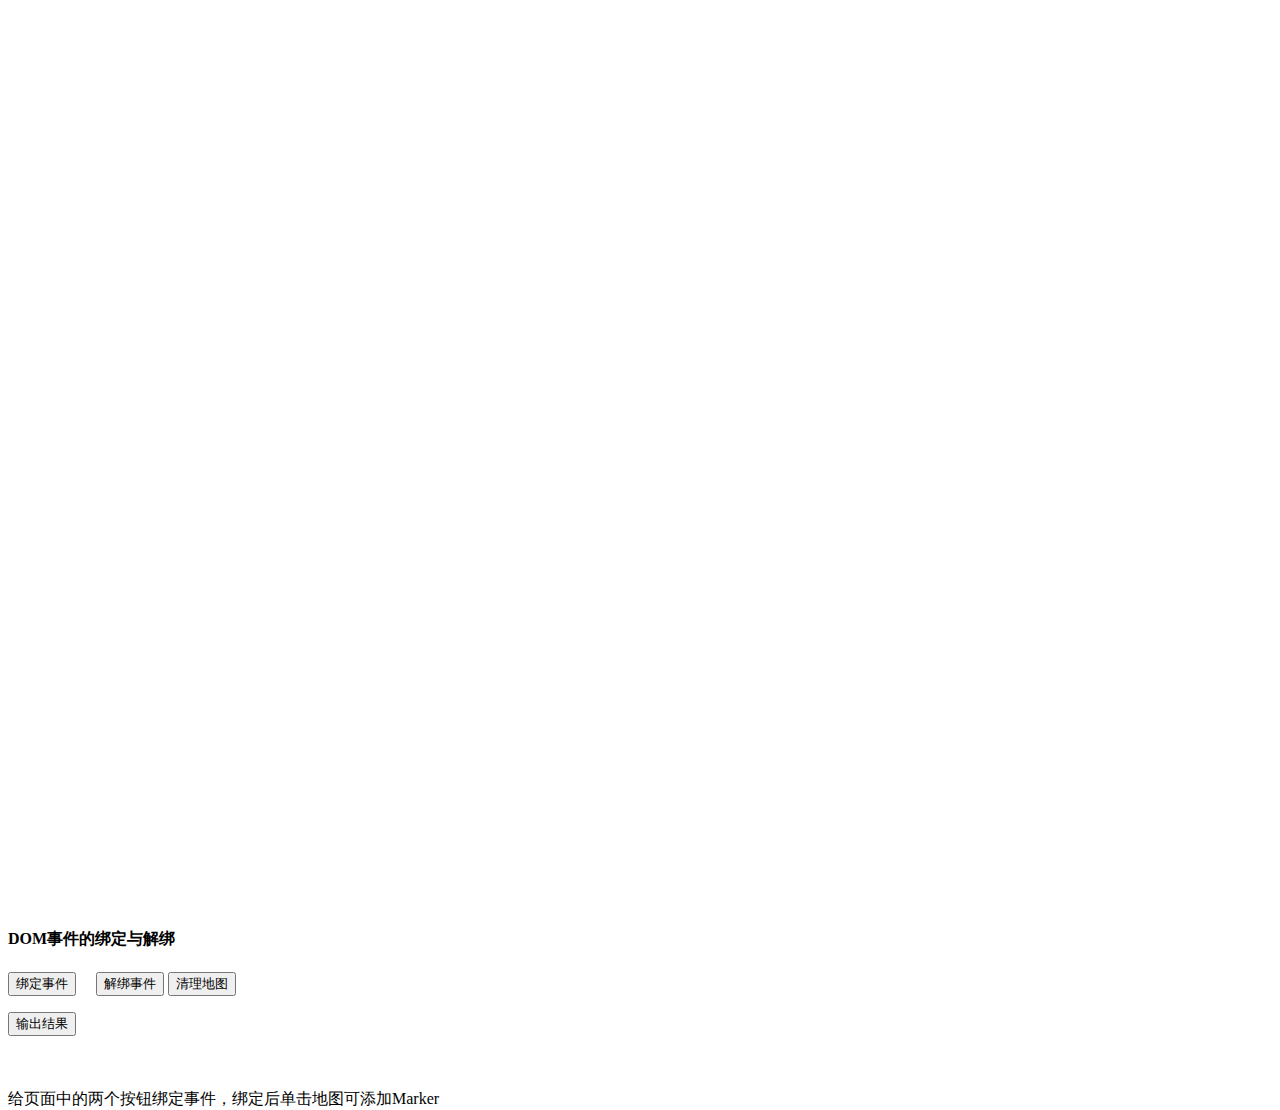
<file: advance/amap/exercise/事件练习：添加标记.html>
<!doctype html>
<html>

<head>
    <meta charset="utf-8">
    <meta http-equiv="X-UA-Compatible" content="chrome=1">
    <meta name="viewport" content="initial-scale=1.0, user-scalable=no, width=device-width">
    <title>DOM事件</title>
    <link rel="stylesheet" href="https://a.amap.com/jsapi_demos/static/demo-center/css/demo-center.css" />
    <style>
        html,
        body,
        #container {
            height: 100%;
            width: 100%;
        }
    </style>
</head>

<body>
    <div id="container"></div>
    <div class="input-card" style="width:18rem;height:10rem">
        <h4>DOM事件的绑定与解绑</h4>
        <div>
            <div class="input-item">
                <button id="bt1" class="btn" style="margin:0 1rem 1rem 0;">绑定事件</button>
                <button id="bt2" class="btn" style="margin-bottom:1rem;">解绑事件</button>
                <button id="bt3" class="btn" style="margin-right:1rem;">清理地图</button>
                <button id="bt4" class="btn">输出结果</button>
            </div>
        </div>
    </div>
    <div class="info" id="tip">给页面中的两个按钮绑定事件，绑定后单击地图可添加Marker</div>
    <script type="text/javascript" src="https://webapi.amap.com/maps?v=1.4.15&key=555f31149dfbbac9f545e0f1a88203dd"></script>
    <script type="text/javascript">
        var clickListener, res = [],
            map = new AMap.Map('container', {
                resizeEnable: true,
                center: [116.39, 39.9]
            });
        //bt1的click的绑定事件
        var bind = function() {
            remove(); //防止重复绑定
            clickListener = AMap.event.addListener(map, "click", function(e) {
                console.log(e.lnglat);
                res.push({
                    x: e.lnglat.getLng(),
                    y: e.lnglat.getLat()
                })

                //添加标记
                new AMap.Marker({
                    position: e.lnglat,
                    map: map
                });
            });
        };
        // bt2的click的绑定事件
        var remove = function() {
            if (clickListener) {
                AMap.event.removeListener(clickListener); //移除事件，以绑定时返回的对象作为参数
            }
        };



        var button1 = document.getElementById('bt1');
        var listener1 = AMap.event.addDomListener(button1, 'click', bind); //给div绑定单击事件  
        var button2 = document.getElementById('bt2');
        var listener2 = AMap.event.addDomListener(button2, 'click', remove); //给div绑定单击事件
        var button3 = document.getElementById('bt3');
        var listener3 = AMap.event.addDomListener(button3, 'click', function() {
            res = []
            map.clearMap();
        }); //给div绑定单击事件
        var button4 = document.getElementById('bt4');
        var listener4 = AMap.event.addDomListener(button4, 'click', function() {
            console.log(res);
        }); //给div绑定单击事
    </script>
</body>

</html>
</file>
<file: base/sass/练习/css/01.css>
@charset "UTF-8";
body {
  color: rgba(69, 69, 69, 0.2);
}

/*模板字符串*/
body .box {
  width: 100px;
  height: 100px;
  background-color: #d89090;
  font-size: 20px;
}

body .box a:hover {
  background-color: white;
  border-color: red;
}

/*继承*/
img, .b, .c {
  width: 100px;
  height: 100px;
}

.b, .c {
  background-color: #fff;
}

.path {
  color: red;
}
</file>
<file: advance/echarts/exercise/大屏练习/css/index.css>
* {
    margin: 0;
    padding: 0;
    box-sizing: border-box;
}

li {
    list-style: none;
}


/* 声明字体*/

@font-face {
    font-family: electronicFont;
    src: url(../font/DS-DIGIT.TTF);
}

body {
    background: url(../images/bg.jpg) no-repeat top center;
    line-height: 1.15;
}

header {
    position: relative;
    height: 1.25rem;
    background: url(../images/head_bg.png) no-repeat;
    background-size: 100% 100%;
}

header h1 {
    font-size: 0.475rem;
    color: #fff;
    text-align: center;
    line-height: 1rem;
}

header .showTime {
    position: absolute;
    right: 0.375rem;
    top: 0;
    line-height: 0.9375rem;
    color: rgba(255, 255, 255, 0.7);
    font-size: 0.25rem;
}

.mainbox {
    display: flex;
    min-width: 1024px;
    max-width: 1920px;
    margin: 0 auto;
    padding: 0.125rem 0.125rem 0;
}

.mainbox .column {
    flex: 3;
}

.mainbox .column:nth-child(2) {
    flex: 5;
    margin: 0 0.125rem 0.1875rem;
    overflow: hidden;
}

.mainbox .panel {
    position: relative;
    height: 3.875rem;
    padding: 0 0.1875rem 0.5rem;
    border: 1px solid rgba(25, 186, 139, 0.17);
    margin-bottom: 0.1875rem;
    background: url(../images/line\(1\).png) rgba(255, 255, 255, 0.03);
}

.mainbox .panel::before {
    position: absolute;
    top: 0;
    left: 0;
    width: 10px;
    height: 10px;
    border-left: 2px solid #02a6b5;
    border-top: 2px solid #02a6b5;
    content: "";
}

.mainbox .panel::after {
    position: absolute;
    top: 0;
    right: 0;
    width: 10px;
    height: 10px;
    border-right: 2px solid #02a6b5;
    border-top: 2px solid #02a6b5;
    content: "";
}

.mainbox .panel .panel-footer {
    position: absolute;
    bottom: 0;
    left: 0;
    width: 100%;
}

.mainbox .panel .panel-footer::before {
    position: absolute;
    left: 0;
    bottom: 0;
    width: 10px;
    height: 10px;
    border-left: 2px solid #02a6b5;
    border-bottom: 2px solid #02a6b5;
    content: "";
}

.mainbox .panel .panel-footer::after {
    position: absolute;
    bottom: 0;
    right: 0;
    width: 10px;
    height: 10px;
    border-right: 2px solid #02a6b5;
    border-bottom: 2px solid #02a6b5;
    content: "";
}

.mainbox .panel h2 {
    height: 0.6rem;
    color: #fff;
    line-height: 0.6rem;
    text-align: center;
    font-size: 0.25rem;
    font-weight: 400;
}

.mainbox .panel h2 a {
    color: #fff;
    text-decoration: none;
    margin: 0 0.125rem;
}

.mainbox .panel .chart {
    height: 3rem;
}

.no {
    background: rgba(101, 132, 226, 0.1);
    padding: 0.1875rem;
}

.no .no-hd {
    position: relative;
    border: 1px solid rgba(25, 186, 139, 0.17);
}

.no .no-hd::before {
    position: absolute;
    top: 0;
    left: 0;
    content: "";
    width: 30px;
    height: 10px;
    border-top: 2px solid #02a6b5;
    border-left: 2px solid #02a6b5;
}

.no .no-hd::after {
    position: absolute;
    bottom: 0;
    right: 0;
    content: "";
    width: 30px;
    height: 10px;
    border-right: 2px solid #02a6b5;
    border-bottom: 2px solid #02a6b5;
}

.no .no-hd ul {
    display: flex;
}

.no .no-hd ul li {
    position: relative;
    flex: 1;
    line-height: 1rem;
    font-size: 0.875rem;
    color: #ffeb7b;
    text-align: center;
    font-family: "electronicFont";
}

.no .no-hd ul li::after {
    content: "";
    position: absolute;
    top: 25%;
    right: 0;
    height: 50%;
    width: 1px;
    background: rgba(255, 255, 255, 0.2);
}

.no .no-bd ul {
    display: flex;
}

.no .no-bd ul li {
    flex: 1;
    text-align: center;
    color: rgba(255, 255, 255, 0.7);
    font-size: 0.225rem;
    height: 0.5rem;
    line-height: 0.5rem;
    padding-top: 0.125rem;
}

.map {
    position: relative;
    height: 10.125rem;
}

.map .map1 {
    width: 6.475rem;
    height: 6.475rem;
    position: absolute;
    top: 50%;
    left: 50%;
    transform: translate(-50%, -50%);
    background: url(../images/map.png);
    background-size: 100% 100%;
    opacity: 0.3;
}

.map .map2 {
    position: absolute;
    top: 50%;
    left: 50%;
    transform: translate(-50%, -50%);
    width: 8.0375rem;
    height: 8.0375rem;
    background: url(../images/lbx.png);
    animation: rotate1 15s linear infinite;
    opacity: 0.6;
    background-size: 100% 100%;
}

.map .map3 {
    position: absolute;
    top: 50%;
    left: 50%;
    transform: translate(-50%, -50%);
    width: 7.075rem;
    height: 7.075rem;
    background: url(../images/jt.png);
    animation: rotate2 10s linear infinite;
    opacity: 0.6;
    background-size: 100% 100%;
}

.map .chart {
    position: absolute;
    top: 0;
    left: 0;
    width: 100%;
    height: 10.125rem;
}

@keyframes rotate1 {
    form {
        transform: translate(-50%, -50%) rotate(0deg);
    }
    to {
        transform: translate(-50%, -50%) rotate(360deg);
    }
}

@keyframes rotate2 {
    form {
        transform: translate(-50%, -50%) rotate(0deg);
    }
    to {
        transform: translate(-50%, -50%) rotate(-360deg);
    }
}


/* 约束屏幕尺寸 */

@media screen and (max-width: 1024px) {
    html {
        font-size: 42px !important;
    }
}

@media screen and (min-width: 1920px) {
    html {
        font-size: 80px !important;
    }
}
</file>
<file: advance/echarts/exercise/全国航线练习/css/style.min.css>
*{margin:0;padding:0}body{background-image:url("../images/bg.jpg");background-repeat:no-repeat;background-size:100%;width:100%;height:100%}header{background-image:url("../images/head_bg.png");background-repeat:no-repeat;background-size:100%;width:100%;height:1.25rem;position:relative}header h1{color:#fff;line-height:1rem;font-size:.45rem;text-align:center}header .time{position:absolute;top:0;right:.25rem;line-height:1rem;color:#fff}#main{width:6.25rem;height:6.25rem;background-color:#f07474;color:#35bbbb}
</file>
